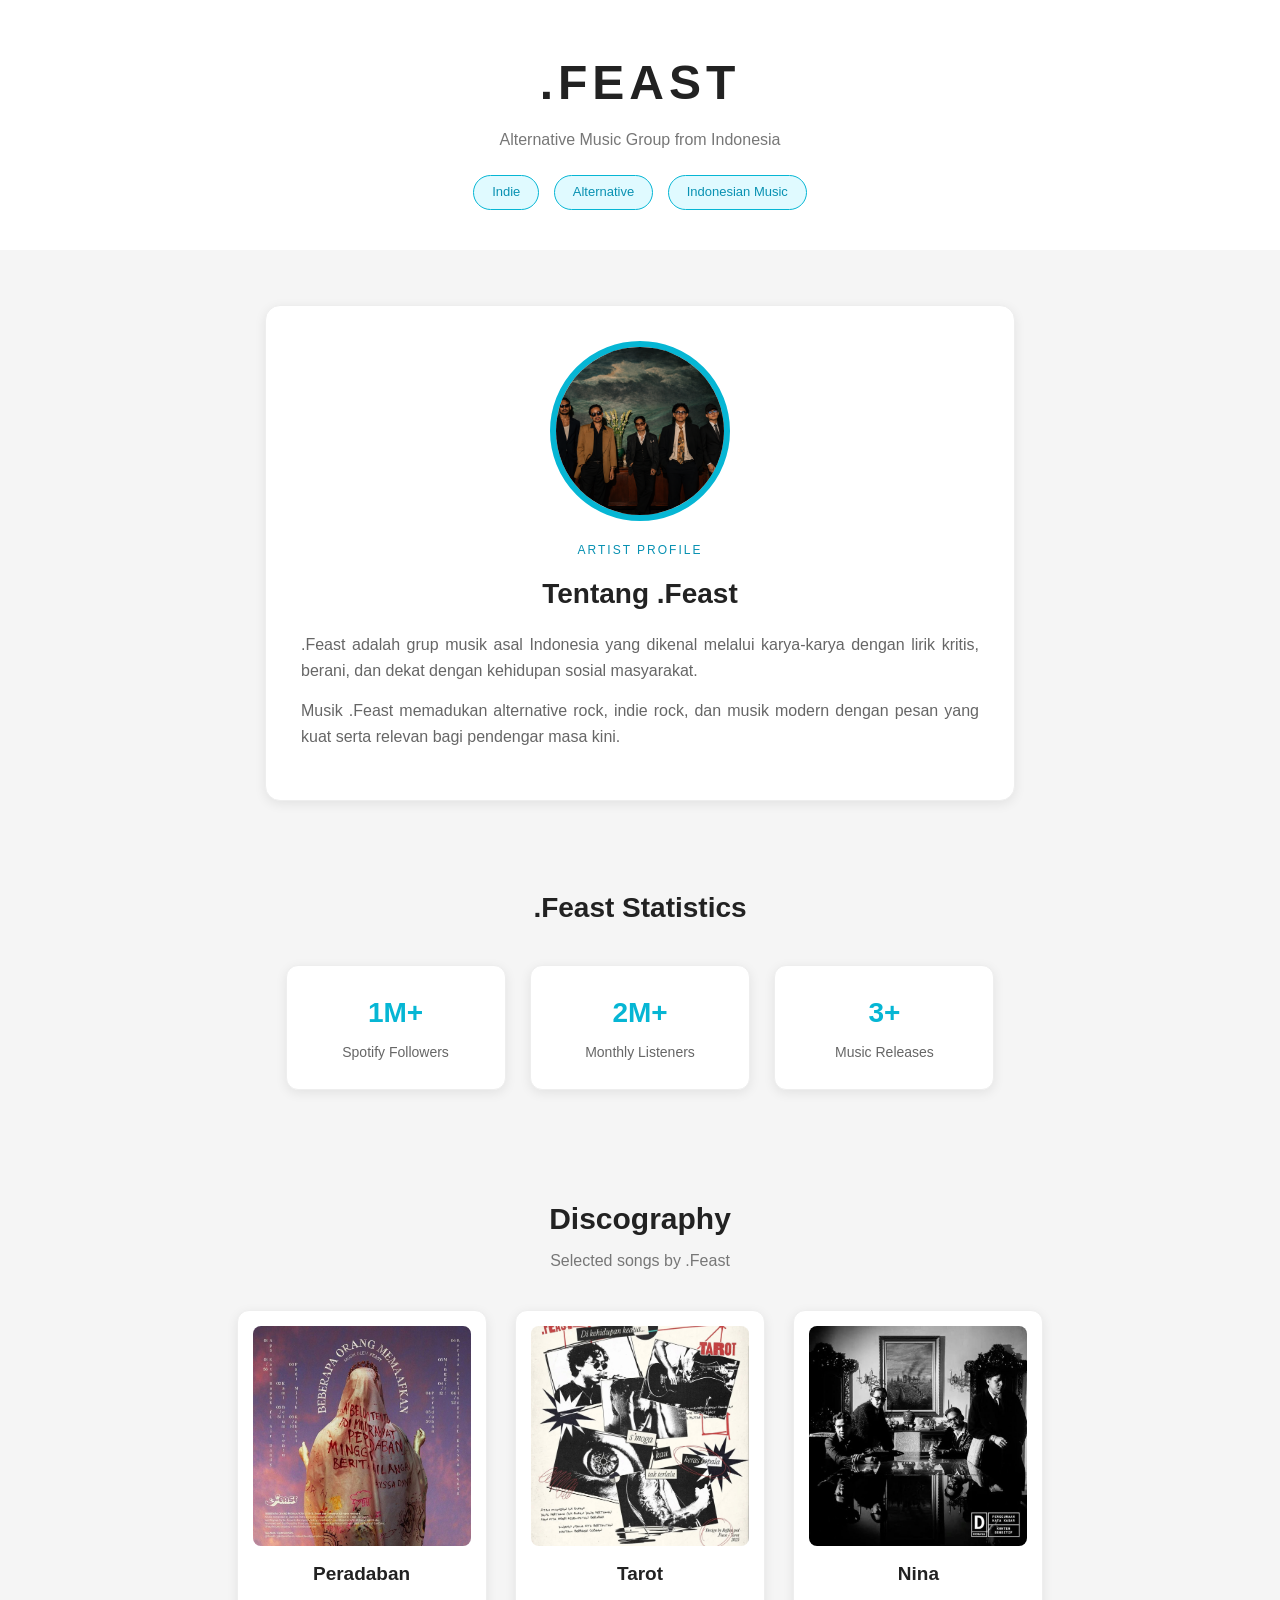
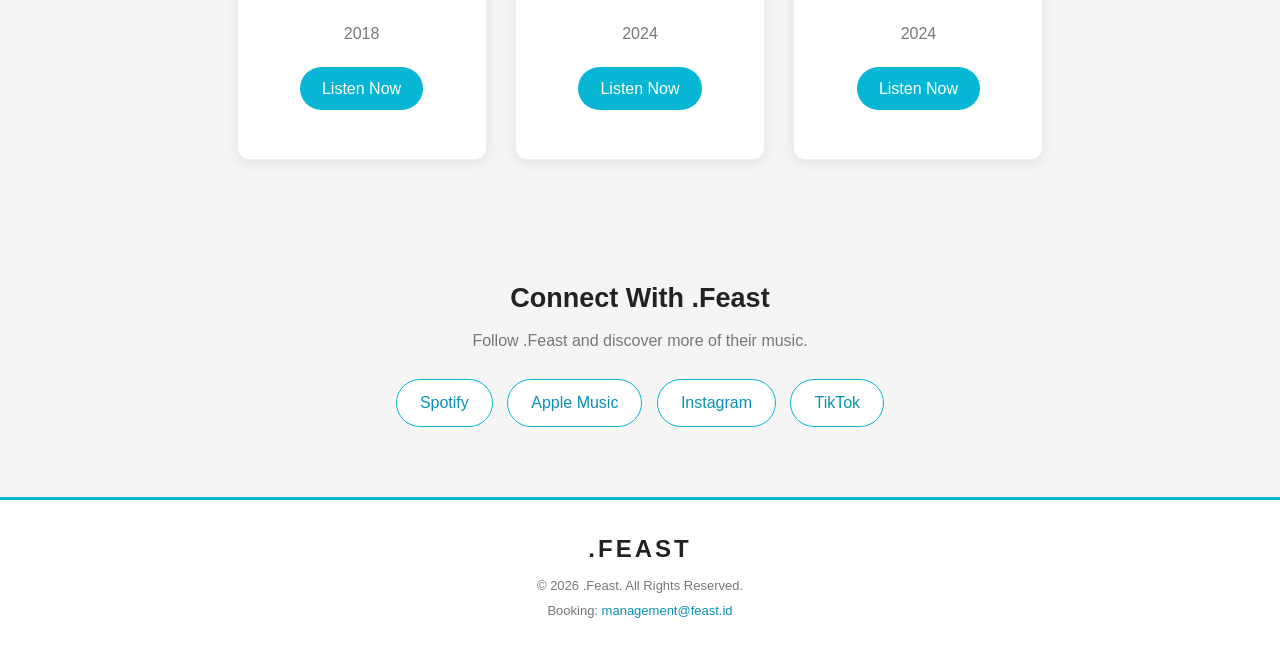
<file: wpubelajarweb/12-studi-kasus-2/index.html>
<!DOCTYPE html>
<html lang="id">
<head>
    <meta charset="UTF-8">
    <meta name="viewport" content="width=device-width, initial-scale=1.0">
    <title>.Feast | Artist Profile</title>
    <link rel="stylesheet" href="style.css">
</head>
<body>

    <header class="header">
        <h1>.FEAST</h1>
        <p>Alternative Music Group from Indonesia</p>

        <div class="genre">
            <span>Indie</span>
            <span>Alternative</span>
            <span>Indonesian Music</span>
        </div>
    </header>

    <main>

        <section class="profile-section">
            <div class="profile-card">
                <img src="assets/images/feast.png" alt="Foto .Feast bersama pemilik website">

                <p class="profile-label">ARTIST PROFILE</p>

                <h2>Tentang .Feast</h2>

                <p>
                    .Feast adalah grup musik asal Indonesia yang dikenal
                    melalui karya-karya dengan lirik kritis, berani, dan
                    dekat dengan kehidupan sosial masyarakat.
                </p>

                <p>
                    Musik .Feast memadukan alternative rock, indie rock,
                    dan musik modern dengan pesan yang kuat serta relevan
                    bagi pendengar masa kini.
                </p>
            </div>
        </section>

        <section class="stats-section">
            <h2>.Feast Statistics</h2>

            <div class="stats-container">
                <div class="stats-card">
                    <h3>1M+</h3>
                    <p>Spotify Followers</p>
                </div>

                <div class="stats-card">
                    <h3>2M+</h3>
                    <p>Monthly Listeners</p>
                </div>

                <div class="stats-card">
                    <h3>3+</h3>
                    <p>Music Releases</p>
                </div>
            </div>
        </section>

        <section class="album-section">
            <h2>Discography</h2>
            <p class="subtitle">Selected songs by .Feast</p>

            <div class="album-container">

                <article class="album-card">
                    <img
                        src="assets/images/peradaban.jpg"
                        alt="Cover lagu Peradaban"
                    >

                    <h3>Peradaban</h3>
                    <p class="release-year">2018</p>

                    <a
                        href="https://open.spotify.com/track/6NTRD85SQG2PQbxAlBcTdI"
                        target="_blank"
                        class="listen-button"
                    >
                        Listen Now
                    </a>
                </article>

                <article class="album-card">
                    <img
                        src="assets/images/tarot.jpg"
                        alt="Cover lagu Tarot"
                    >

                    <h3>Tarot</h3>
                    <p class="release-year">2024</p>

                    <a
                        href="https://open.spotify.com/track/4XHijJfABTtUCW3Bp6KFvr"
                        target="_blank"
                        class="listen-button"
                    >
                        Listen Now
                    </a>
                </article>

                <article class="album-card">
                    <img
                        src="assets/images/nina.jpg"
                        alt="Cover lagu Nina"
                    >

                    <h3>Nina</h3>
                    <p class="release-year">2024</p>

                    <a
                        href="https://open.spotify.com/track/1zFaLYA10ImwEejge3F5nm"
                        target="_blank"
                        class="listen-button"
                    >
                        Listen Now
                    </a>
                </article>

            </div>
        </section>

        <section class="social-section">
            <h2>Connect With .Feast</h2>

            <p>
                Follow .Feast and discover more of their music.
            </p>

            <div class="social-links">
                <a href="https://open.spotify.com/artist/7Gy1PxqrgsiqWF6JNYPHeB"
                target="_blank">
                    Spotify
                </a>
                <a href="https://music.apple.com/" target="_blank">
                    Apple Music
                </a>

                <a href="https://www.instagram.com/" target="_blank">
                    Instagram
                </a>

                <a href="https://www.tiktok.com/" target="_blank">
                    TikTok
                </a>
            </div>
        </section>

    </main>

    <footer class="footer">
        <h3>.FEAST</h3>
        <p>© 2026 .Feast. All Rights Reserved.</p>
        <p>
            Booking:
            <a href="mailto:management@feast.id">
                management@feast.id
            </a>
        </p>
    </footer>

</body>
</html>
</file>
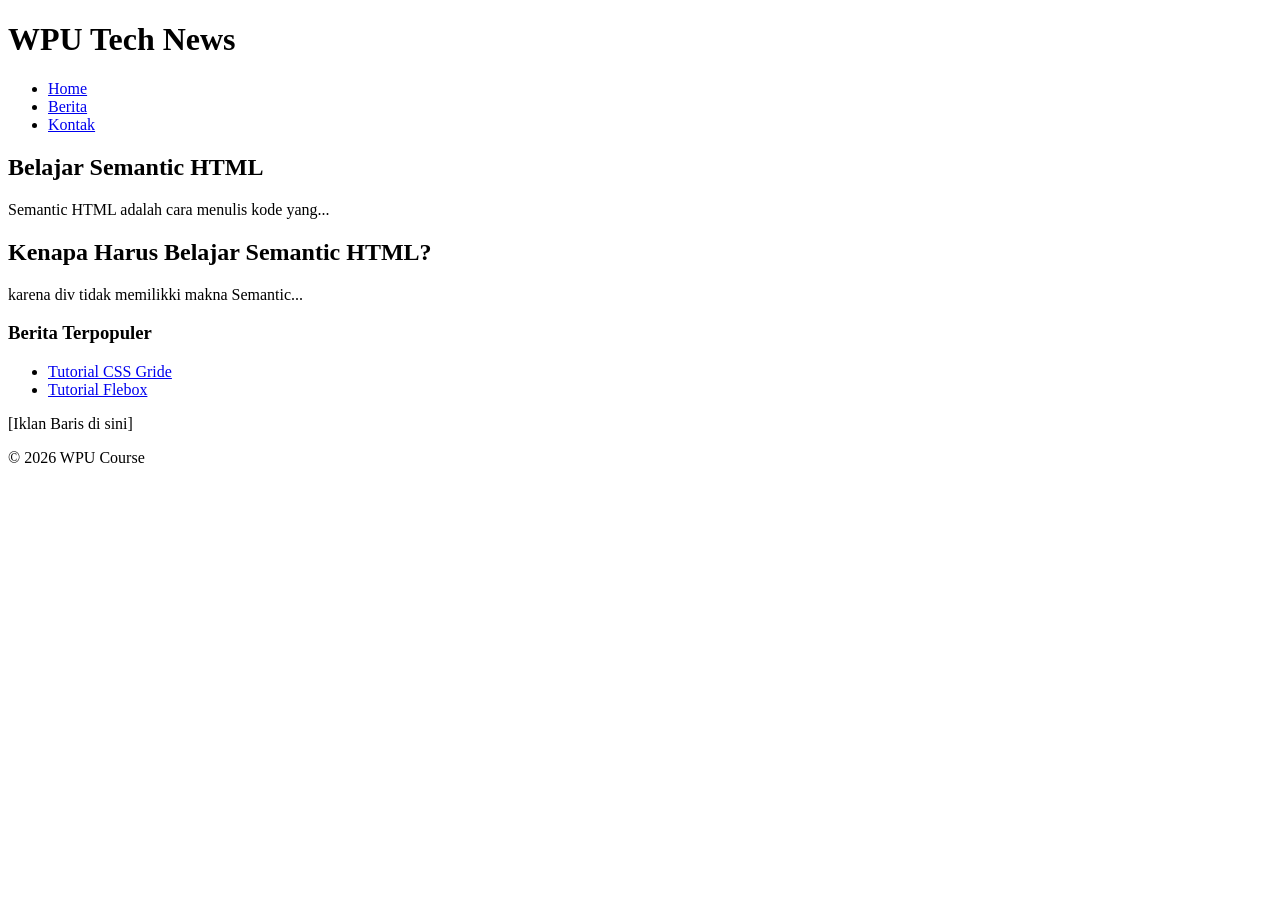
<file: 05-semantic.html/latihan1-after-semantic.html>
<!DOCTYPE html>
<html lang="id">


<head>
    <meta charset="UTF-8">
    <title>Website Modern (Semantic Tag)</title>
</head>
<body>
    

    <!-- HEADER AREA -->
    <header></header>
        <h1>WPU Tech News</h1>
        <nav>
            <ul>
                <li><a href="#">Home</a></li>
                <li><a href="#">Berita</a></li>
                <li><a href="#">Kontak</a></li>
            </ul>
        </nav>
    </header>

    <!--Konten Utama-->
    <main>


    <!-- Artikel Utama -->
        <section id="blog">
            <article>
                <h2>Belajar Semantic HTML</h2>
                <p>Semantic HTML adalah cara menulis kode yang...</p>
            </article>
            <article>
                <h2>Kenapa Harus Belajar Semantic HTML?</h2>
                <p>karena div tidak memilikki makna Semantic...</p>
            </article>
        </section>


    <!-- Sidebar Kanan -->

    <aside>
        <h3>Berita Terpopuler</h3>
        <ul>
            <li><a href="#">Tutorial CSS Gride</a></li>
            <li><a href="#">Tutorial Flebox</a></li>
        </ul>
        <div class="ads">
            <p>[Iklan Baris di sini]</p>
        </div>
    </aside>

</main>

    <!-- Footer -->
    <footer>
        <p>&copy; 2026 WPU Course</p>
    </footer>

</body>
</html>
</file>
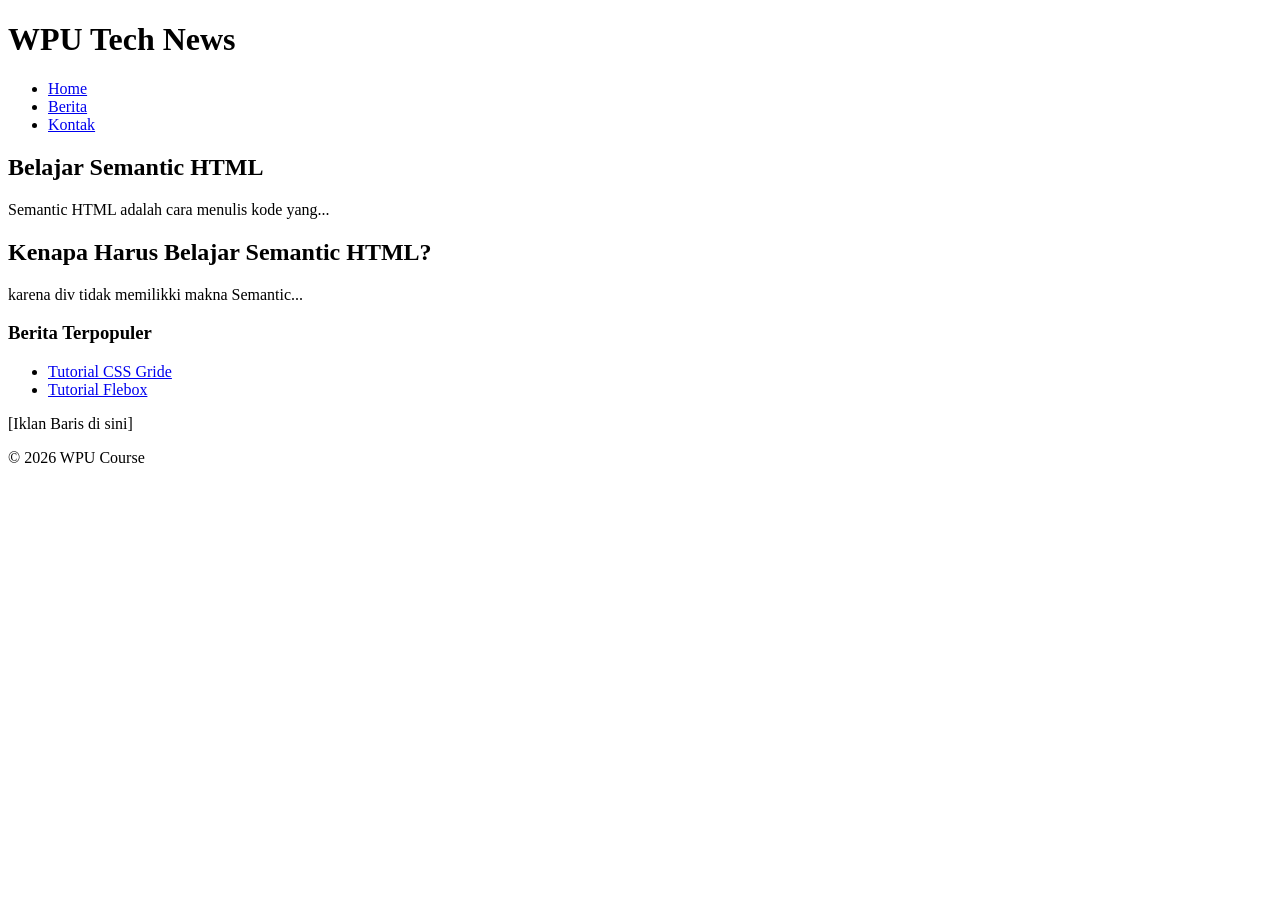
<file: 05-semantic.html/latihan1-before-semantic.html>
<!DOCTYPE html>
<html lang="id">


<head>
    <meta charset="UTF-8">
    <title>Website Jadul (Div Soup)</title>
</head>
<body>
    

    <!-- HEADER AREA -->
    <div id="header">
        <h1>WPU Tech News</h1>
        <div class="navigation">
            <ul>
                <li><a href="#">Home</a></li>
                <li><a href="#">Berita</a></li>
                <li><a href="#">Kontak</a></li>
            </ul>
        </div>
    </div>

    <!--Konten Utama-->
    <div id="container">
        

    <!-- Artikel Utama -->
        <div class="content">
            <div class="post">
                <h2>Belajar Semantic HTML</h2>
                <p>Semantic HTML adalah cara menulis kode yang...</p>
            </div>
            <div class="post">
                <h2>Kenapa Harus Belajar Semantic HTML?</h2>
                <p>karena div tidak memilikki makna Semantic...</p>
            </div>
        </div>


    <!-- Sidebar Kanan -->

    <div class="sidebar">
        <h3>Berita Terpopuler</h3>
        <ul>
            <li><a href="#">Tutorial CSS Gride</a></li>
            <li><a href="#">Tutorial Flebox</a></li>
        </ul>
        <div class="ads">
            <p>[Iklan Baris di sini]</p>
        </div>
    </div>

</div>

    <!-- Footer -->
    <div id="footer">
        <p>&copy; 2026 WPU Course</p>
    </div>

</body>
</html>
</file>
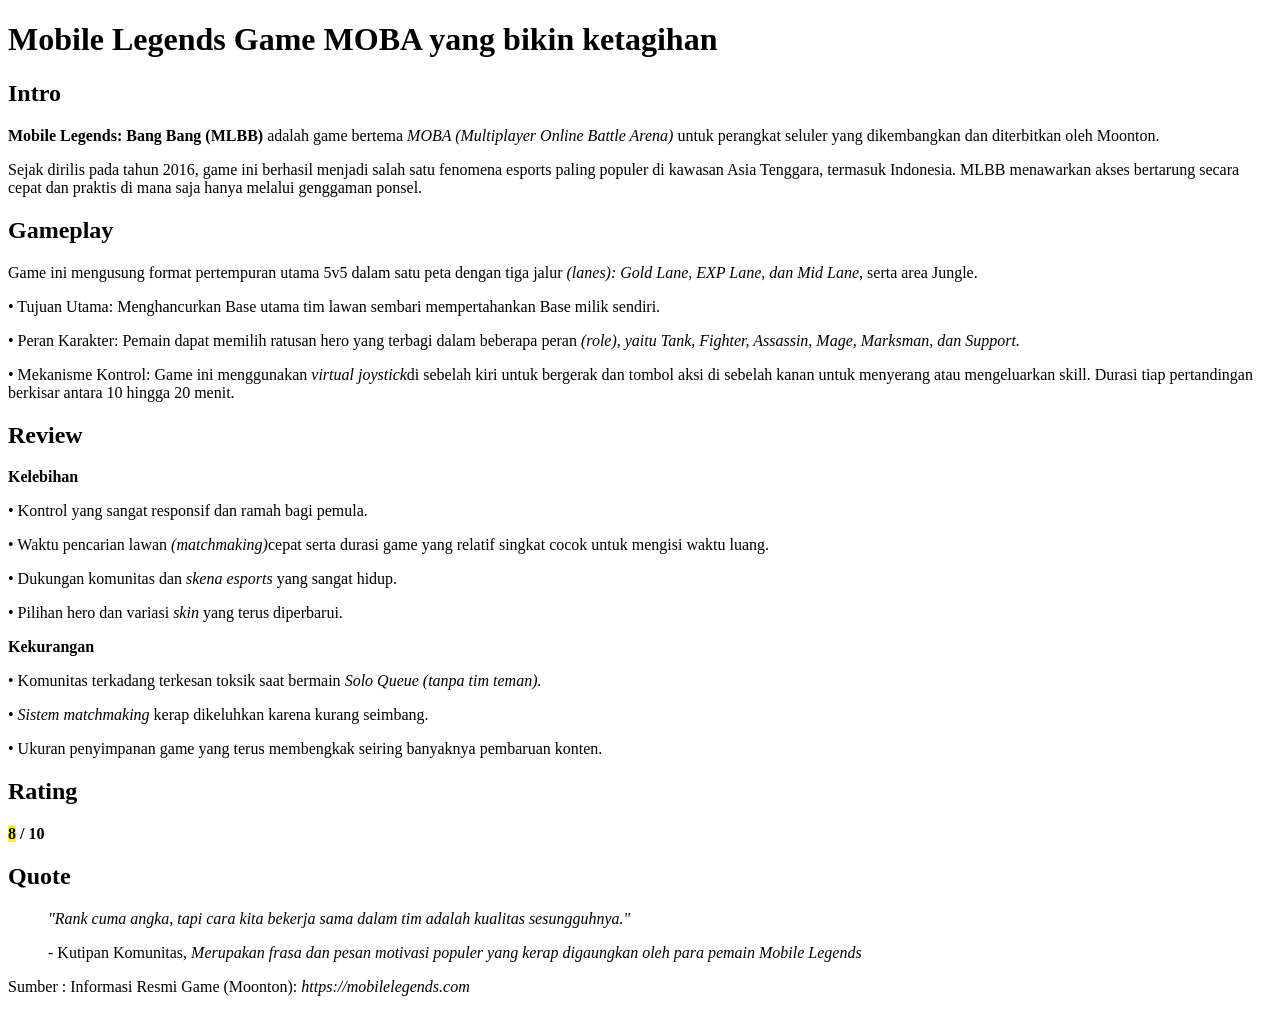
<file: wpubelajarweb/artikel-263040053.html>
<!DOCTYPE html>
<html lang="id">
<head>
    <meta charset="UTF-8">
    <meta name="viewport" content="width=device-width, initial-scale=1.0">
    <title>Document</title>
</head>
<body>

    <h1>Mobile Legends Game MOBA yang bikin ketagihan
    </h1>
    
    <h2>Intro</h2>
    <p>
        <strong>Mobile Legends: Bang Bang (MLBB)</strong> adalah game bertema <em>MOBA (Multiplayer Online Battle Arena)</em>
untuk perangkat seluler yang dikembangkan dan diterbitkan oleh Moonton.</p>
<p>Sejak dirilis pada tahun 2016, game ini berhasil menjadi salah satu fenomena esports paling populer 
di kawasan Asia Tenggara, termasuk Indonesia. MLBB menawarkan akses bertarung secara cepat dan praktis di mana saja hanya melalui genggaman ponsel.</p>

<h2>Gameplay</h2>
    <p>Game ini mengusung format pertempuran utama 5v5 dalam satu peta dengan tiga jalur <em>(lanes): Gold Lane, EXP Lane, dan Mid Lane,</em> serta area Jungle.</p>

    <p>• Tujuan Utama: Menghancurkan Base utama tim lawan sembari mempertahankan Base milik sendiri.</p>
    <p>• Peran Karakter: Pemain dapat memilih ratusan hero yang terbagi dalam beberapa peran <em>(role), yaitu Tank, Fighter, Assassin, Mage, Marksman, dan Support.</em></p>
    <p>• Mekanisme Kontrol: Game ini menggunakan <em>virtual joystick</em>di sebelah kiri untuk bergerak dan tombol aksi di sebelah kanan untuk menyerang atau mengeluarkan skill. Durasi tiap pertandingan berkisar antara 10 hingga 20 menit.</p>

    <h2>Review</h2>
    <p>
        <strong>Kelebihan</strong>
    </p>
    <p>• Kontrol yang sangat responsif dan ramah bagi pemula.</p>
    <p>• Waktu pencarian lawan <em>(matchmaking)</em>cepat serta durasi game yang relatif singkat cocok untuk mengisi waktu luang.</p>
    <p>• Dukungan komunitas dan <em>skena esports</em> yang sangat hidup.</p>
    <p>• Pilihan hero dan variasi <em>skin</em> yang terus diperbarui.</p>
        <p>
        <strong>Kekurangan</strong></p>
    <p>• Komunitas terkadang terkesan toksik saat bermain <em>Solo Queue (tanpa tim teman).</em></p>
    <p>• <em>Sistem matchmaking</em> kerap dikeluhkan karena kurang seimbang.</p>
    <p>• Ukuran penyimpanan game yang terus membengkak seiring banyaknya pembaruan konten.</p>

    <h2>Rating</h2>
    <p>
        <strong><mark>8</mark> / 10</strong>
    </p>

    <h2>Quote</h2>
    <blockquote>
        <p><em>"Rank cuma angka, tapi cara kita bekerja sama dalam tim adalah kualitas sesungguhnya."</em></p>
        <p>- Kutipan Komunitas, <cite>Merupakan frasa dan pesan motivasi populer yang kerap digaungkan oleh para pemain Mobile Legends </</cite></p>
    </blockquote>
    <p>Sumber : Informasi Resmi Game (Moonton): <em>https://mobilelegends.com</p>
</body>

</html>
</file>
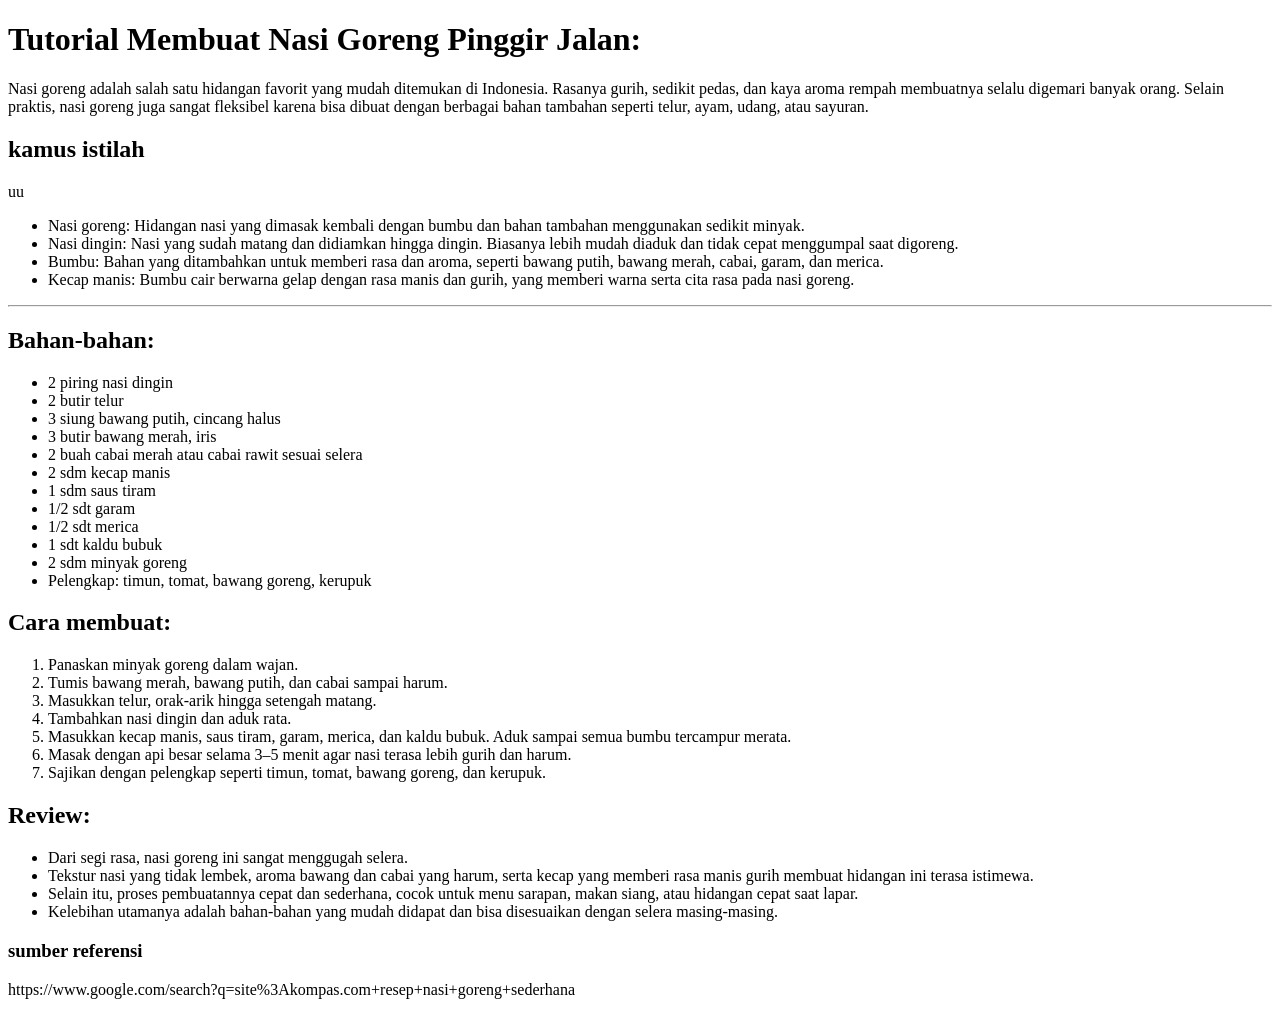
<file: wpubelajarweb/resep-263040032.html>
<!DOCTYPE html>
<html lang="en">
<head>
    <meta charset="UTF-8">
    <meta name="viewport" content="width=device-width, initial-scale=1.0">
    <title>Document</title>
</head>
<body>

    <h1>Tutorial Membuat Nasi Goreng Pinggir Jalan:</h1>
    <p>Nasi goreng adalah salah satu hidangan favorit yang mudah ditemukan di Indonesia. Rasanya gurih, sedikit pedas, dan kaya aroma rempah membuatnya selalu digemari banyak orang. Selain praktis, nasi goreng juga sangat fleksibel karena bisa dibuat dengan berbagai bahan tambahan seperti telur, ayam, udang, atau sayuran.</p>
    
<h2>kamus istilah</h2>
<p>uu</p>
<ul>
    <li>Nasi goreng: Hidangan nasi yang dimasak kembali dengan bumbu dan bahan tambahan menggunakan sedikit minyak.</li>
    <li>Nasi dingin: Nasi yang sudah matang dan didiamkan hingga dingin. Biasanya lebih mudah diaduk dan tidak cepat menggumpal saat digoreng.</li>
    <li>Bumbu: Bahan yang ditambahkan untuk memberi rasa dan aroma, seperti bawang putih, bawang merah, cabai, garam, dan merica.</li>
    <li>Kecap manis: Bumbu cair berwarna gelap dengan rasa manis dan gurih, yang memberi warna serta cita rasa pada nasi goreng.</li>
</ul>

<hr>


<h2>Bahan-bahan:</h2>
<p>
    <ul>
        <li>2 piring nasi dingin</li>
        <li>2 butir telur</li>
        <li>3 siung bawang putih, cincang halus</li>
        <li>3 butir bawang merah, iris</li>
        <li>2 buah cabai merah atau cabai rawit sesuai selera</li>
        <li>2 sdm kecap manis</li>
        <li>1 sdm saus tiram</li>
        <li>1/2 sdt garam</li>
        <li>1/2 sdt merica</li>
        <li>1 sdt kaldu bubuk</li>
        <li>2 sdm minyak goreng</li>
        <li>Pelengkap: timun, tomat, bawang goreng, kerupuk</li>
    </ul>
</p>

<h2>Cara membuat:</h2>

<p>

    <ol>
        <li>Panaskan minyak goreng dalam wajan.</li>
        <li>Tumis bawang merah, bawang putih, dan cabai sampai harum.</li>
        <li>Masukkan telur, orak-arik hingga setengah matang.</li>
        <li>Tambahkan nasi dingin dan aduk rata.</li>
        <li>Masukkan kecap manis, saus tiram, garam, merica, dan kaldu bubuk. Aduk sampai semua bumbu tercampur merata.</li>
        <li>Masak dengan api besar selama 3–5 menit agar nasi terasa lebih gurih dan harum.</li>
        <li> Sajikan dengan pelengkap seperti timun, tomat, bawang goreng, dan kerupuk.</li>
        </ol>

</p>

<h2>Review:</h2>
<p>
    <ul>
        <li>Dari segi rasa, nasi goreng ini sangat menggugah selera.</li>
        <li>Tekstur nasi yang tidak lembek, aroma bawang dan cabai yang harum, serta kecap yang memberi rasa manis gurih membuat hidangan ini terasa istimewa.</li>
        <li>Selain itu, proses pembuatannya cepat dan sederhana, cocok untuk menu sarapan, makan siang, atau hidangan cepat saat lapar.</li>
        <li>Kelebihan utamanya adalah bahan-bahan yang mudah didapat dan bisa disesuaikan dengan selera masing-masing.</li>
    </ul>
</p>

<h3>sumber referensi</h3>

<p>

    https://www.google.com/search?q=site%3Akompas.com+resep+nasi+goreng+sederhana

</p>

</body>
</html>
</file>
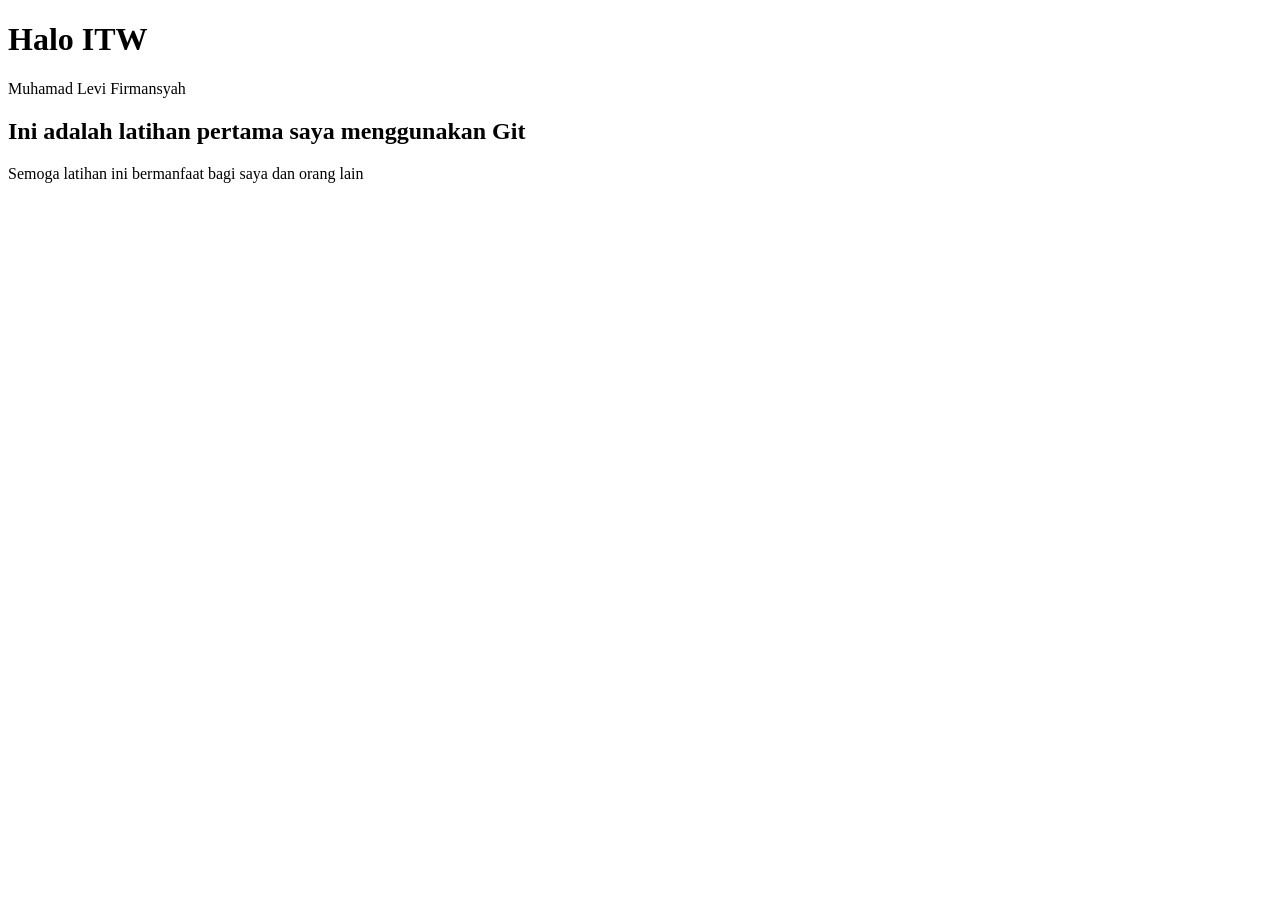
<file: kuliah/pertemuan3/latihan1.html>
<!DOCTYPE html>
<html lang="en">
<head>
    <meta charset="UTF-8">
    <meta name="viewport" content="width=device-width, initial-scale=1.0">
    <title>Coba Git</title>
</head>
<body>
    <h1>Halo ITW</h1>
    <p>Muhamad Levi Firmansyah</p>
</body>
</html>
<h2>Ini adalah latihan pertama saya menggunakan Git</h2>
<p>Semoga latihan ini bermanfaat bagi saya dan orang lain</p>
</file>
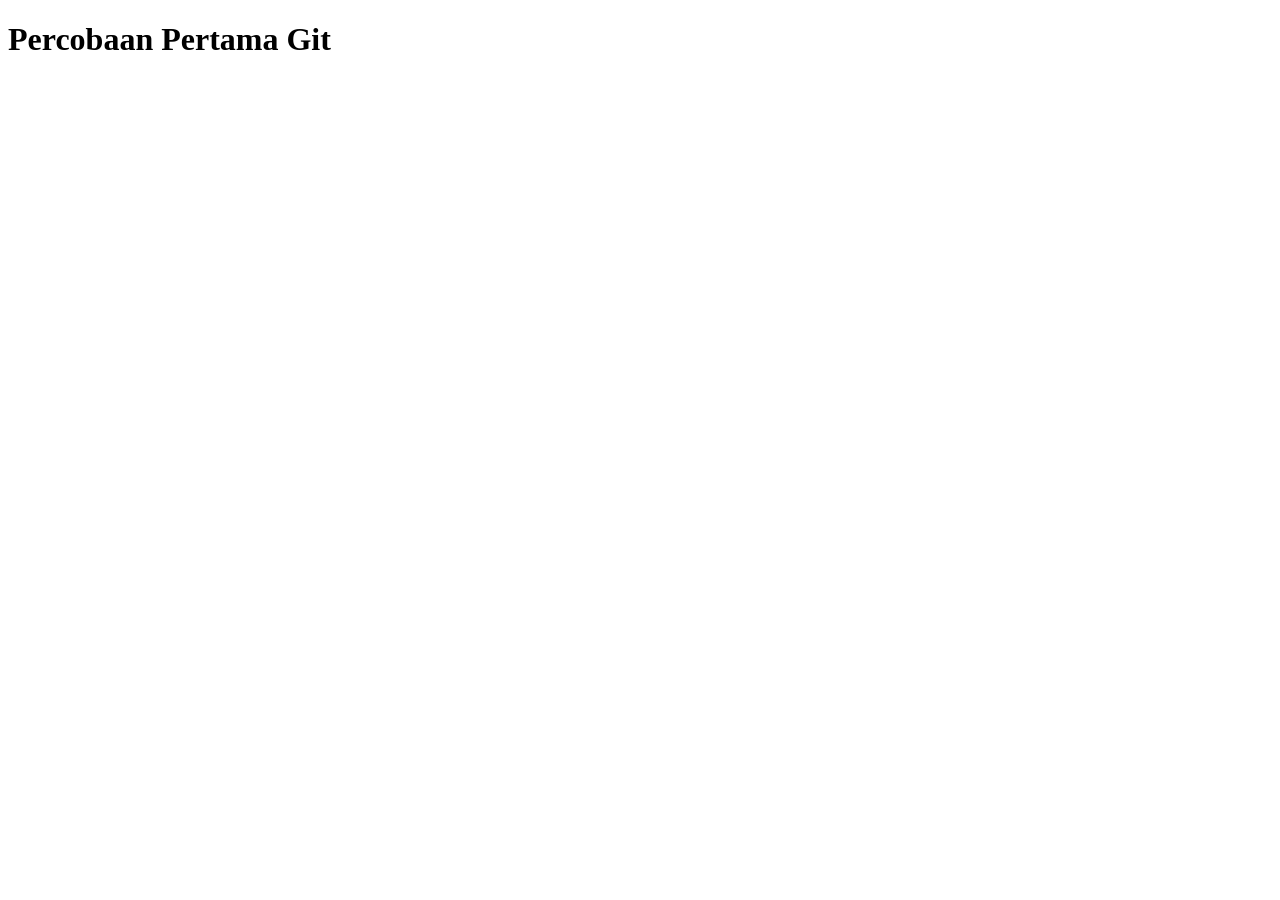
<file: kuliah/pertemuan4/latihan1.html>
<!DOCTYPE html>
<html lang="en">
<head>
    <meta charset="UTF-8">
    <meta name="viewport" content="width=device-width, initial-scale=1.0">
    <title>Coba Git</title>
</head>
<body>
    <h1>Percobaan Pertama Git</h1>
</body>
</html>
</file>
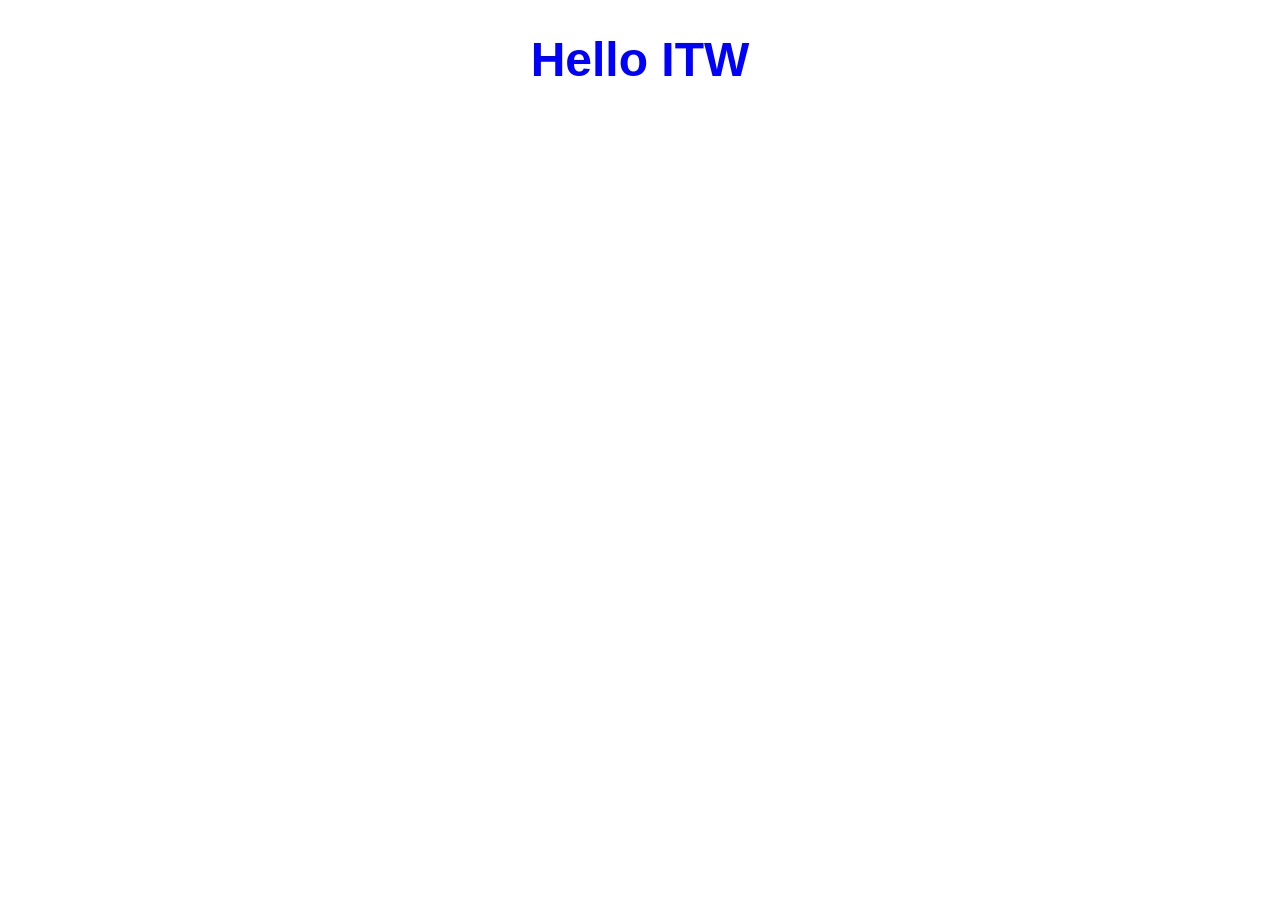
<file: kuliah/pertemuan6/cobacss1.html>
<!DOCTYPE html>
<html lang="en">
<head>
    <meta charset="UTF-8">
    <meta name="viewport" content="width=device-width, initial-scale=1.0">
    <title>Coba CSS 1</title>
</head>
<body>
    <font size="+2" face="arial" color="blue" 
    align="center">
    <h1>
        Hello ITW
    </h1>
    </font>
</body>
</html>
</file>
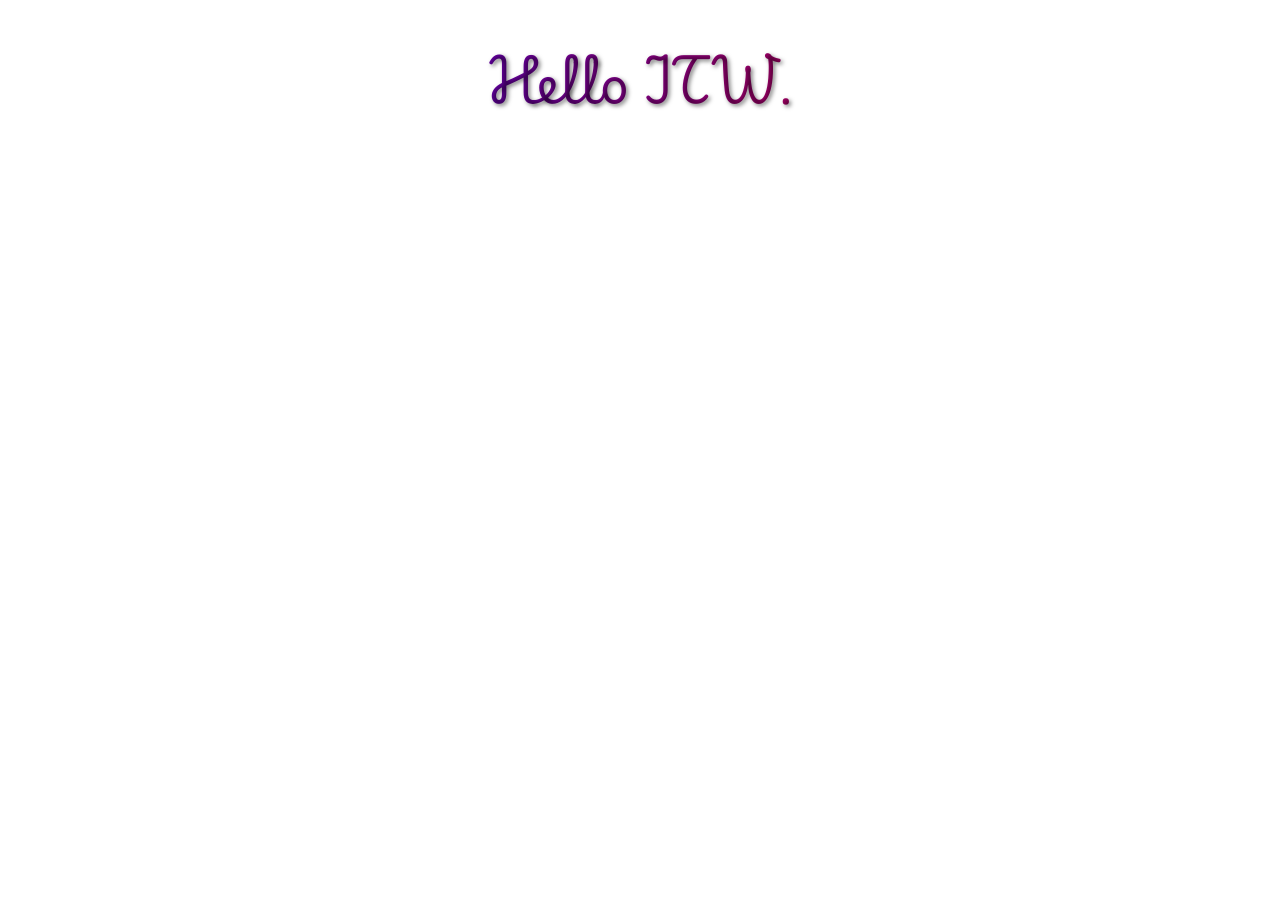
<file: kuliah/pertemuan6/cobacss2.html>
<!DOCTYPE html>
<html lang="en">
<head>
    <meta charset="UTF-8">
    <meta name="viewport" content="width=device-width, initial-scale=1.0">
    <title>Coba CSS 2</title>
    <link rel="preconnect" href="https://fonts.googleapis.com">
<link rel="preconnect" href="https://fonts.gstatic.com" crossorigin>
<link href="https://fonts.googleapis.com/css2?family=Playwrite+IT+Trad:wght@100..400&display=swap" rel="stylesheet">
    <style>
        h1 {
            font-family: "Playwrite IT Trad", cursive;
            text-align: center;
            font-size: 50px;
            color: transparent;
            text-shadow: 2px 2px 4px rgba(0, 0, 0, 0.5);
            background-image: linear-gradient(to right, blue, red);
            background-clip: text;
        }
    </style>
</head>
<body>
    <h1>Hello ITW.</h1>
</body>
</html>
</file>
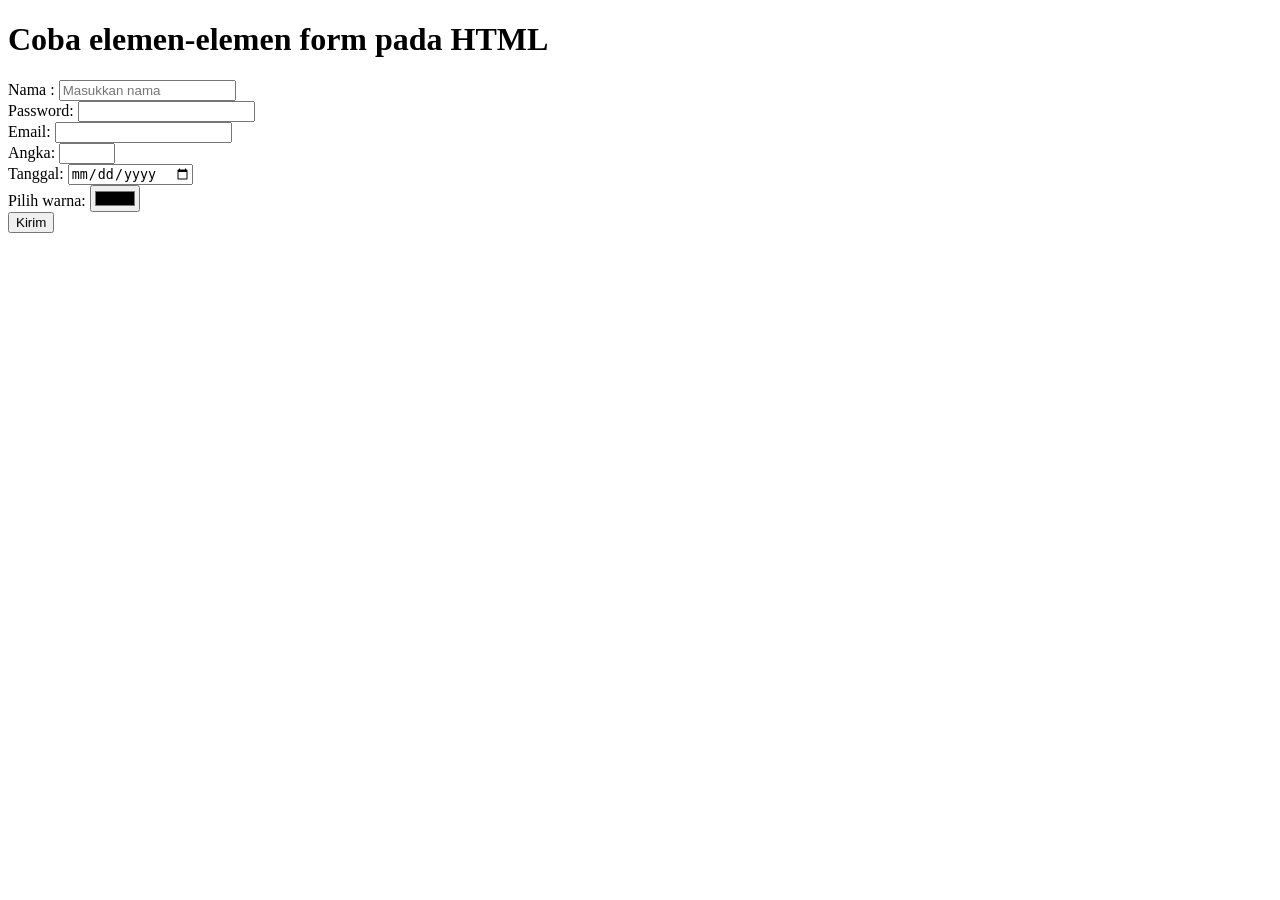
<file: wpubelajarweb/06-html-lanjutan/coba-form1.html>
<!DOCTYPE html>
<html lang="en">
<head>
    <meta charset="UTF-8">
    <meta name="viewport" content="width=device-width, initial-scale=1.0">
    <title>Coba Elemen Form</title>
</head>
<body>
    <h1>Coba elemen-elemen form pada HTML</h1>




    <form>
        <label for="nama">Nama : 
        <input type="text" name="nama" id="nama"
        placeholder="Masukkan nama">
        </label>
        <br>

        <label for="password">Password:
        <input type="password" name="password" id="password">
        </label>
        <br>

        <label for="email">Email:
        <input type="email" name="email" id="email">
        </label>
        <br>

        <label for="angka">Angka:
        <input type="number" name="number" id="number"
        min="0" max="100" step="5">
        </label>
         <br>


        <label for="tanggal">Tanggal:
            <input type="date" name="tanggal" id="tanggal">
        </label>
        <br>

        <label for="warna">Pilih warna:
            <input type="color" name="warna" id="warna">
        </label>

        <br>       
        <button type="submit">Kirim</button>
    </form>
</body>
</html>
</file>
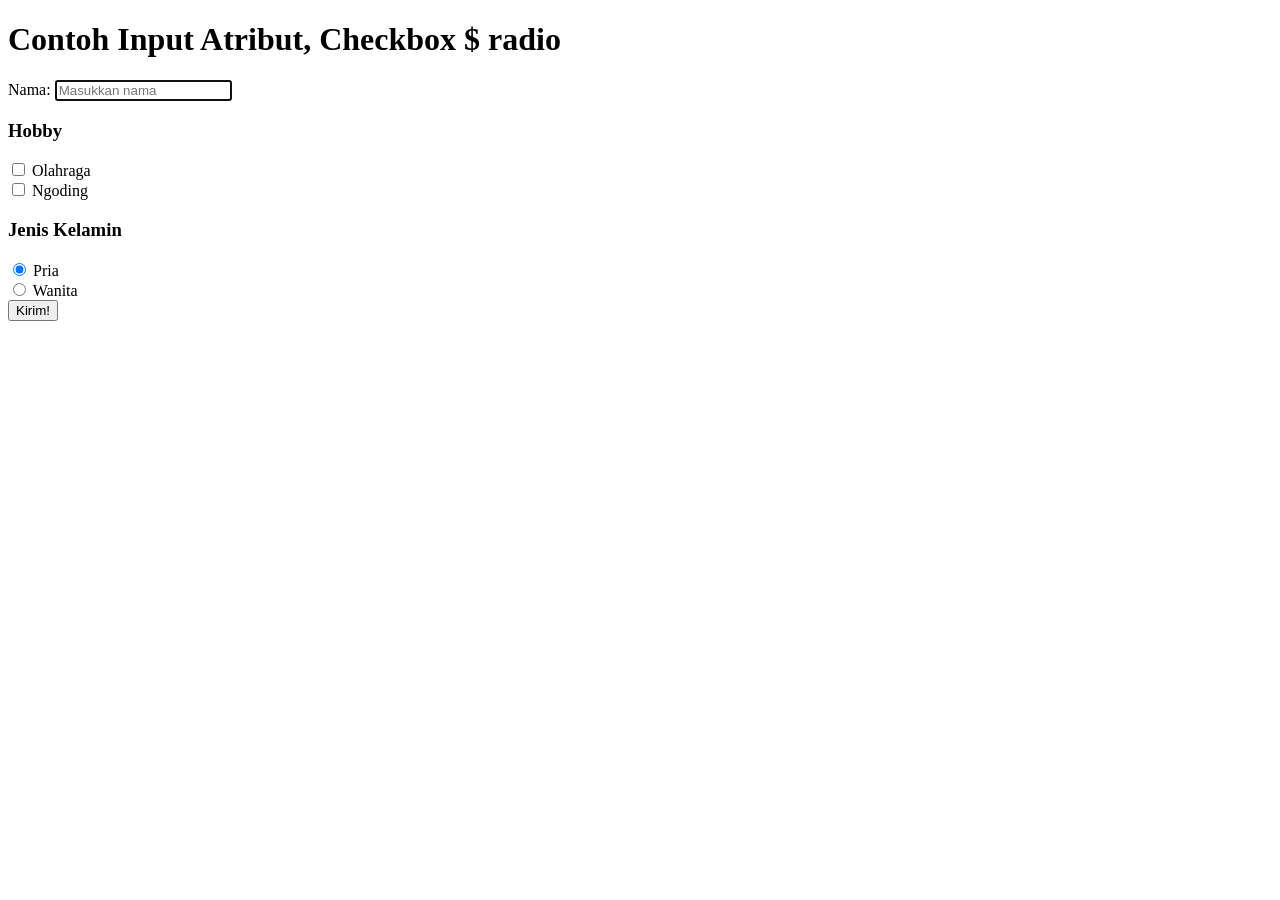
<file: wpubelajarweb/06-html-lanjutan/coba-form2.html>
<!DOCTYPE html>
<html lang="en">
<head>
    <meta charset="UTF-8">
    <meta name="viewport" content="width=device-width, initial-scale=1.0">
    <title>Contoh Input Atribut, Checkbox $ radio</title>
</head>
<body>
    <h1>Contoh Input Atribut, Checkbox $ radio</h1>

    <form>
        <label for="name">Nama:
            <input type="text" name="name" id="name" 
            placeholder="Masukkan nama" autocomplete="off"
            autofocus required>
        </label>

    <br>

        <h3>Hobby</h3>
        <label for="hobby1">
            <input type="checkbox" name="hobby1" id="hobby1" 
            value="Olahraga">
            Olahraga
    </label>
    <br>
        <label for="hobby2">
            <input type="checkbox" name="hobby2" id="hobby2" 
            value="Ngoding">
            Ngoding
        </label>
    <br>

    <h3>Jenis Kelamin</h3>
        <label for="pria"> 
            <input type="radio" name="jenis_kelamin" id="pria" 
            value="pria" checked>
            Pria
        </label>
    <br>
        <label for="wanita">
            <input type="radio" name="jenis_kelamin" id="wanita"
            value="wanita">
            Wanita
        </label>

    <br>
        <button type="submit">Kirim!</button>
    </form>
</body>
</html>
</file>
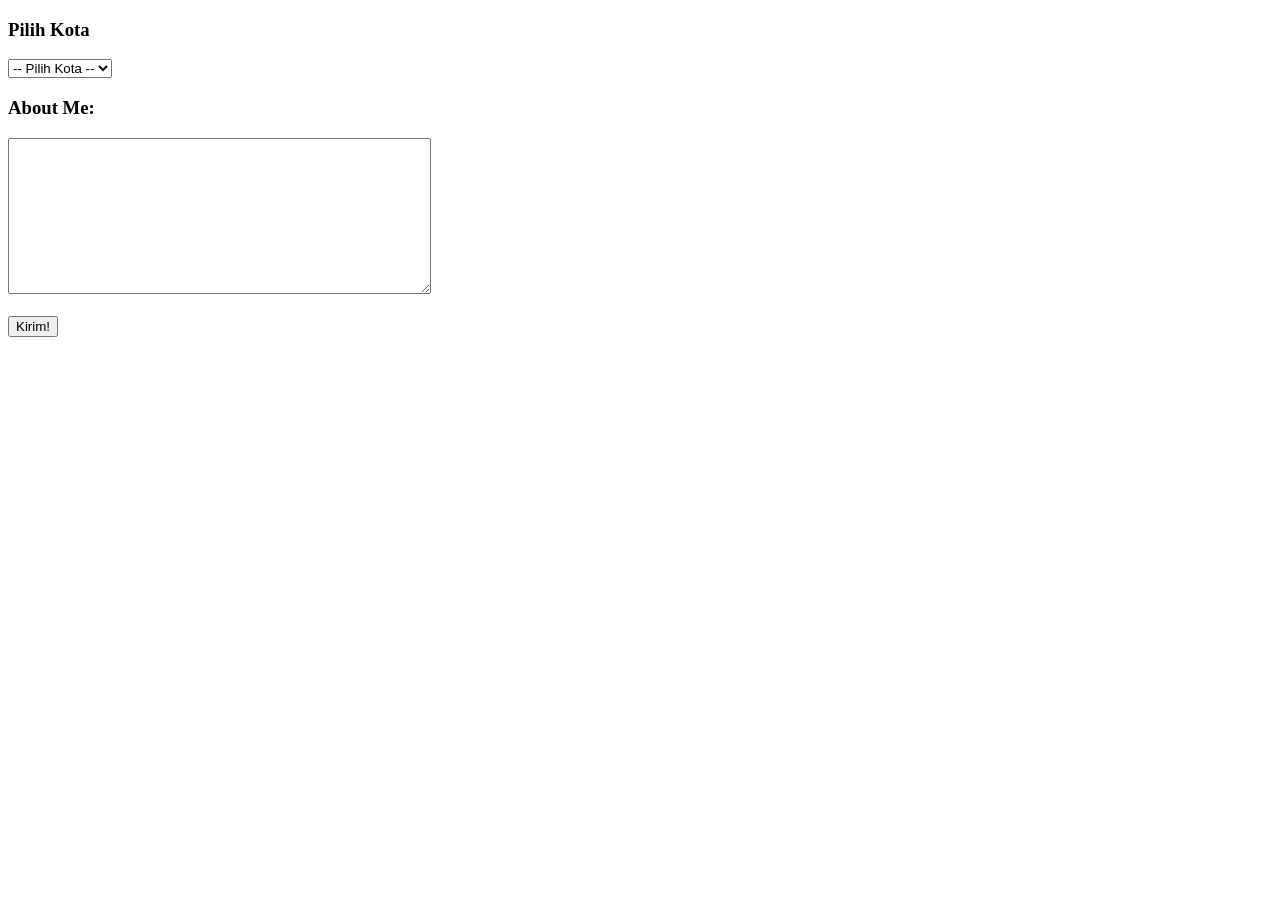
<file: wpubelajarweb/06-html-lanjutan/coba-form3.html>
<!DOCTYPE html>
<html lang="en">
<head>
    <meta charset="UTF-8">
    <meta name="viewport" content="width=device-width, initial-scale=1.0">
    <title>Select & Textarea</title>
</head>
<body>
    <form>
    <h3>Pilih Kota</h3>
    <select name="kota" id="kota">
        <option>-- Pilih Kota --</option>
        <option value="jakarta">Jakarta</option>
        <option value="surabaya">Surabaya</option>
        <option value="bandung">Bandung</option>
    </select>

    <br>
    
    <h3>About Me:</h3>
    <textarea name="about" id="about" rows="10" cols="50" 
    placeholder="Masukkan data diri anda...">

    </textarea>

    <br><br>
    <button type="submit">Kirim!</button>
    </form>
</body>
</html>
</file>
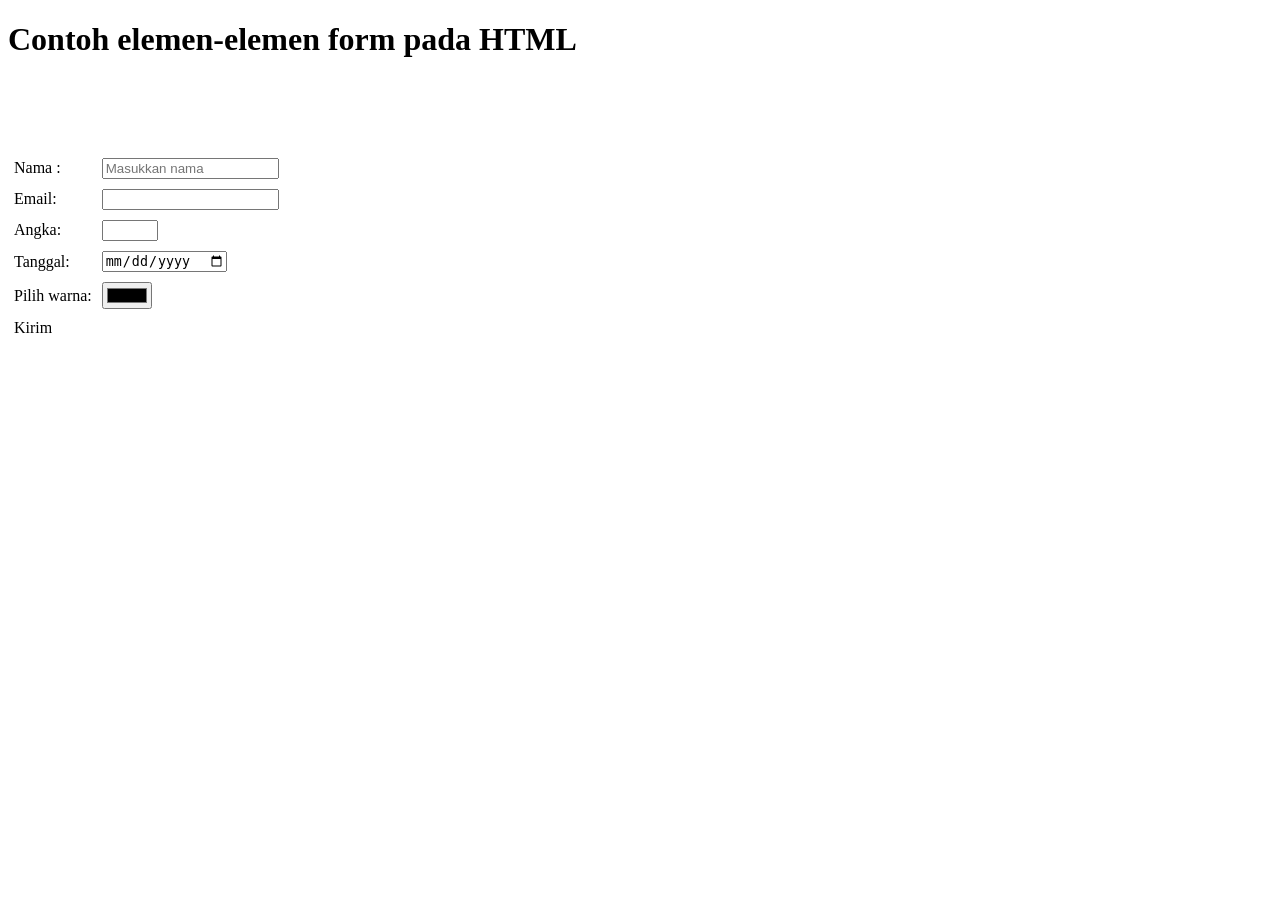
<file: wpubelajarweb/06-html-lanjutan/coba-form4.html>
<!DOCTYPE html>
<html lang="en">
<head>
    <meta charset="UTF-8">
    <meta name="viewport" content="width=device-width, initial-scale=1.0">
    <title>Coba Elemen Form di dalam Tabel</title>
</head>
<body>
    <h1>Contoh elemen-elemen form pada HTML</h1>


    <form>
        <table cellpadding="4">
            <tr>
                <td>
                    <label for="nama">Nama :</label>
                  </td>
                  <td>
                    <input type="text" name="nama" id="nama"
        placeholder="Masukkan nama">
            </td>
            </tr>
            <br>

            <tr>
                <td>
                    <label for="email">Email:</label>
                </td>
                <td>
                    <input type="email" name="email" id="email">
                </td>
            </tr>
            <br>
            <tr>
                <td>
                    <label for="angka">Angka:</label>
                </td>
                <td>
                    <input type="number" name="number" id="number"
                    min="0" max="100" step="5">
                </td>
            </tr>
            <br>
            <tr>
                <td>
                    <label for="tanggal">Tanggal:</label>
                </td>
                <td>
                    <input type="date" name="tanggal" id="tanggal">
                </td>
            </tr>
            <br>    
            <tr>
                <td>
                    <label for="warna">Pilih warna:</label>
                </td>
                <td>
                    <input type="color" name="warna" id="warna">
                </td>
            </tr>
            <tr>
                <td colspan="2"
                    <button type="submit">Kirim</button>
                </td>
            </tr>
</table>
</form>

        
</body>
</html>
</file>
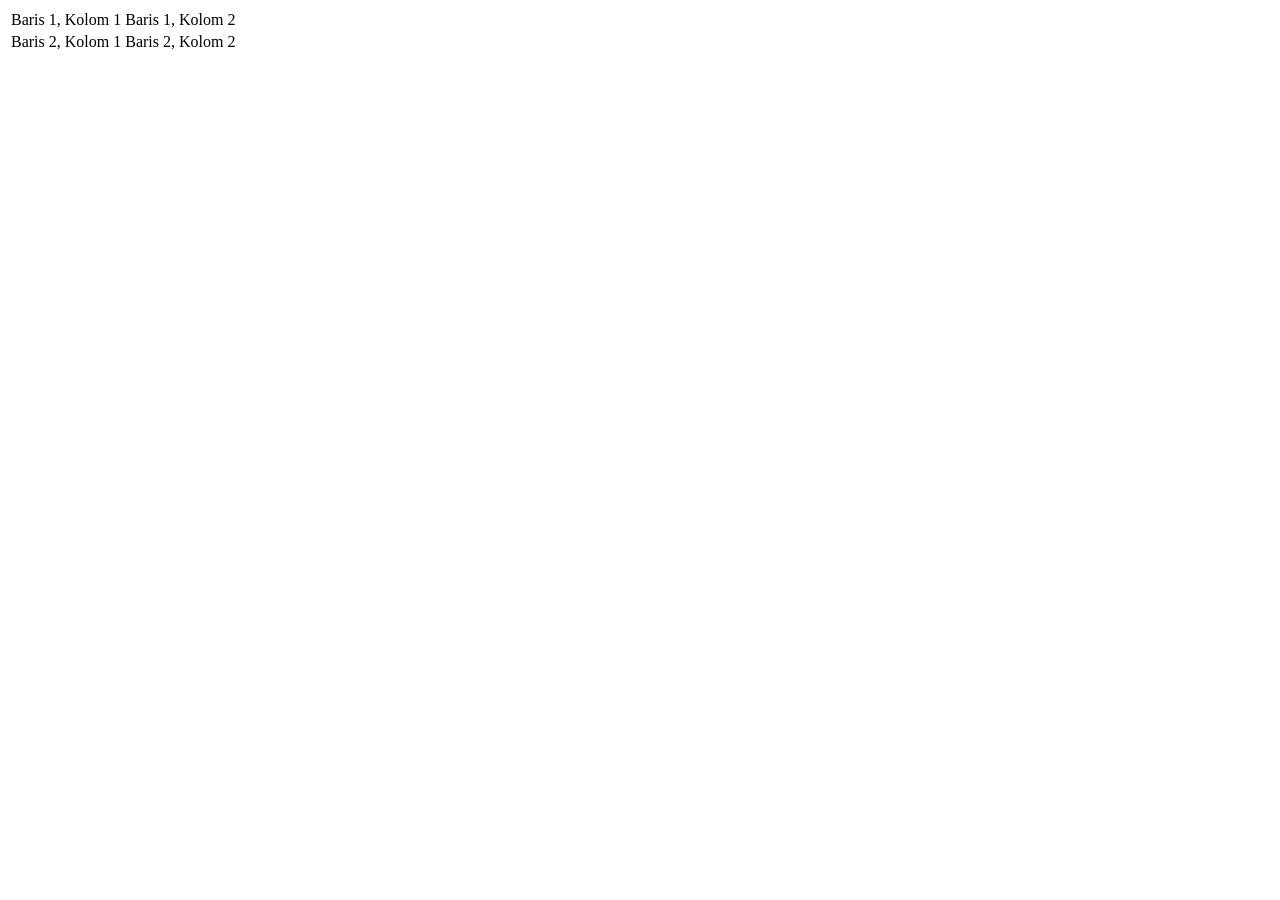
<file: wpubelajarweb/06-html-lanjutan/coba-table1.html>
<!DOCTYPE html>
<html lang="en">
<head>
    <meta charset="UTF-8">
    <meta name="viewport" content="width=device-width, initial-scale=1.0">
    <title>Coba Simple Table</title>
</head>
<body>
    <table>
        <tr>
            <td>Baris 1, Kolom 1</td>
            <td>Baris 1, Kolom 2</td>
        </tr>
        <tr>
            <td>Baris 2, Kolom 1</td>
            <td>Baris 2, Kolom 2</td>
        </tr>
        </table>
</body>
</html>
</file>
<file: wpubelajarweb/12-studi-kasus-2/style.css>
* {
    margin: 0;
    padding: 0;
    box-sizing: border-box;
}

html,
body {
    width: 100%;
    overflow-x: hidden;
}

body {
    font-family: Arial, sans-serif;
    background-color: #f5f5f5;
    color: #222222;
    line-height: 1.6;
}

.header,
.footer {
    width: 100%;
    text-align: center;
    background-color: #ffffff;
}

.header {
    padding: 45px 20px 35px;
    margin-bottom: 35px;
}

.header h1 {
    font-size: 48px;
    letter-spacing: 5px;
    margin-bottom: 5px;
}

.header p {
    color: #777777;
    margin-bottom: 18px;
}

.genre span {
    display: inline-block;
    padding: 6px 18px;
    margin: 5px;
    border: 1px solid #06b6d4;
    border-radius: 30px;
    background-color: #e0faff;
    color: #0891b2;
    font-size: 13px;
}

.profile-section,
.stats-section,
.album-section,
.social-section {
    width: 100%;
    text-align: center;
}

.profile-section {
    padding: 20px;
    margin-bottom: 40px;
}

.profile-card {
    width: 100%;
    max-width: 750px;
    margin: 0 auto;
    padding: 35px;
    border: 1px solid #eeeeee;
    border-radius: 15px;
    background-color: #ffffff;
    box-shadow: 0 3px 12px rgba(0, 0, 0, 0.08);
}

.profile-card img {
    display: block;
    width: 180px;
    height: 180px;
    margin: 0 auto 20px;
    border: 6px solid #06b6d4;
    border-radius: 50%;
    object-fit: cover;
}

.profile-label {
    margin-bottom: 12px;
    color: #0891b2;
    font-size: 12px;
    letter-spacing: 2px;
}

.profile-card h2 {
    margin-bottom: 15px;
    font-size: 28px;
}

.profile-card p:not(.profile-label) {
    margin-bottom: 15px;
    color: #666666;
    text-align: justify;
}

.stats-section {
    padding: 25px 20px;
    margin-bottom: 40px;
}

.stats-section h2 {
    margin-bottom: 25px;
    font-size: 28px;
}

.stats-container,
.album-container {
    width: 100%;
    text-align: center;
}

.stats-card,
.album-card {
    display: inline-block;
    vertical-align: top;
    border: 1px solid #eeeeee;
    border-radius: 12px;
    background-color: #ffffff;
    box-shadow: 0 3px 12px rgba(0, 0, 0, 0.08);
}

.stats-card {
    width: 220px;
    padding: 25px 15px;
    margin: 10px;
}

.stats-card h3 {
    margin-bottom: 5px;
    color: #06b6d4;
    font-size: 28px;
}

.stats-card p {
    color: #666666;
    font-size: 14px;
}

.album-section {
    padding: 30px 20px;
    margin-bottom: 40px;
}

.album-section h2 {
    margin-bottom: 5px;
    font-size: 30px;
}

.subtitle {
    margin-bottom: 25px;
    color: #777777;
}

.album-card {
    width: 250px;
    height: 450px;
    padding: 15px;
    margin: 12px;
}

.album-card img {
    display: block;
    width: 100%;
    height: 220px;
    margin-bottom: 15px;
    border-radius: 8px;
    object-fit: cover;
}

.album-card h3 {
    height: 55px;
    margin-bottom: 5px;
    font-size: 19px;
    line-height: 1.4;
}

.release-year {
    margin-bottom: 15px;
    color: #777777;
}

.listen-button {
    display: inline-block;
    margin-top: 5px;
    padding: 9px 22px;
    border-radius: 25px;
    background-color: #06b6d4;
    color: #ffffff;
    text-decoration: none;
}

.listen-button:hover {
    background-color: #0891b2;
}

.social-section {
    padding: 35px 20px;
    margin-bottom: 30px;
}

.social-section h2 {
    margin-bottom: 8px;
    font-size: 27px;
}

.social-section p {
    margin-bottom: 20px;
    color: #777777;
}

.social-links a {
    display: inline-block;
    margin: 5px;
    padding: 10px 23px;
    border: 1px solid #06b6d4;
    border-radius: 30px;
    background-color: #ffffff;
    color: #0891b2;
    text-decoration: none;
}

.social-links a:hover {
    background-color: #06b6d4;
    color: #ffffff;
}

.footer {
    padding: 30px 20px;
    border-top: 3px solid #06b6d4;
}

.footer h3 {
    margin-bottom: 8px;
    font-size: 24px;
    letter-spacing: 3px;
}

.footer p {
    margin: 4px;
    color: #777777;
    font-size: 13px;
}

.footer a {
    color: #0891b2;
    text-decoration: none;
}

@media (max-width: 600px) {
    .header h1 {
        font-size: 36px;
    }

    .profile-card {
        padding: 22px;
    }

    .stats-card,
    .album-card {
        width: 90%;
        max-width: 300px;
    }
}
</file>
